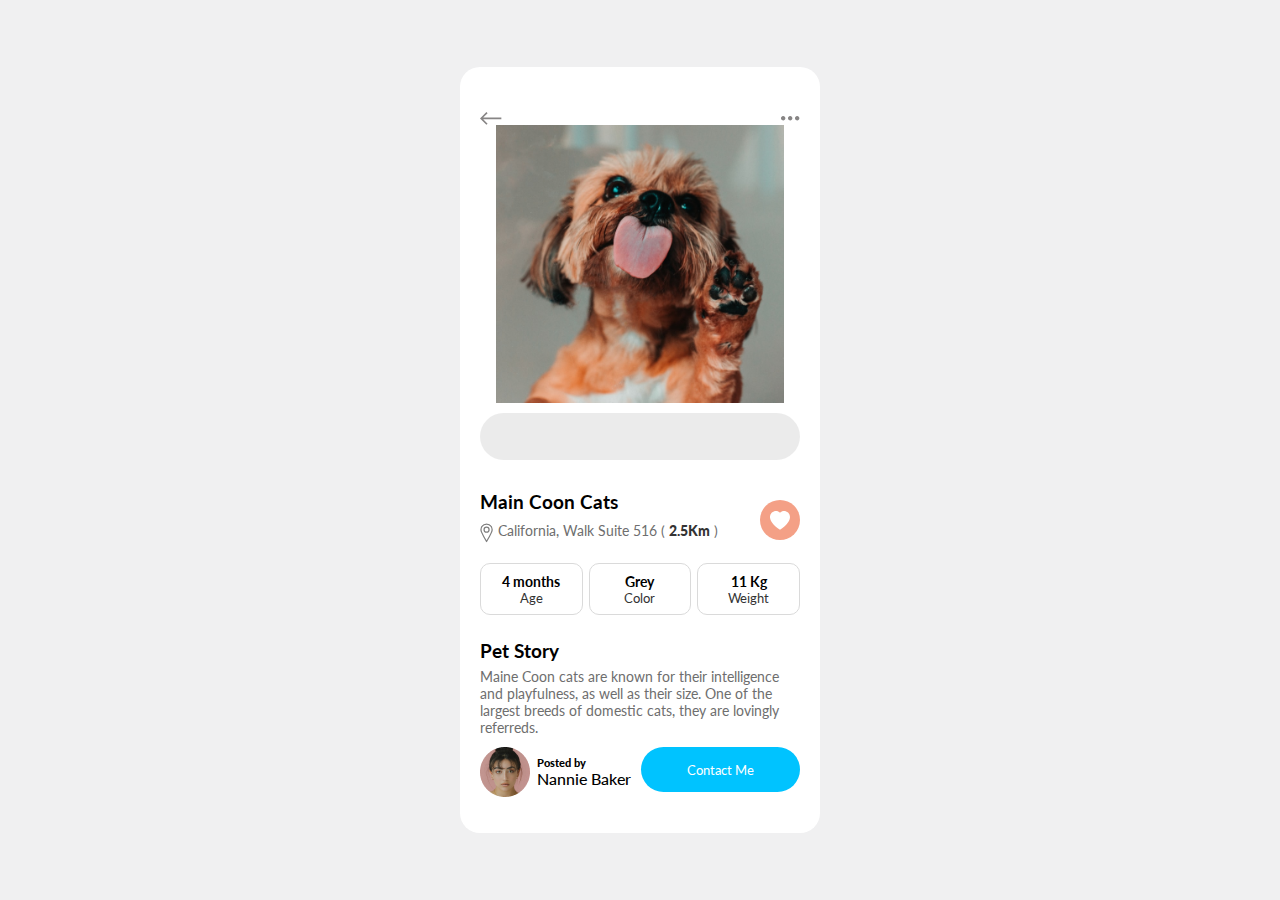
<file: index.html>
<!DOCTYPE html>
<html lang="en">
  <head>
    <meta charset="UTF-8" />
    <meta name="viewport" content="width=device-width, initial-scale=1.0" />
    <link rel="stylesheet" href="style.css" />
    <link
      href="https://fonts.googleapis.com/css2?family=Lato:wght@300;400;700&display=swap"
      rel="stylesheet"
    />
    <title>Dog Card</title>
  </head>
  <body>
    <main>
      <section class="container">
        <div class="card">
          <div class="top-navs">
            <img src="Vector.svg" alt="back-arrow" />
            <img src="3dots.svg" alt="3dots" />
          </div>
          <div class="top-image">
            <img src="Rectangle 73.png" alt="dog" />
          </div>
          <section class="description">
            <img src="Rectangle 5.svg" alt="draw-down-image" />
            <article class="top-article">
              <div class="desc-text1">
                <h3>Main Coon Cats</h3>
                <div class="small-text">
                  <img src="location.svg" alt="" />
                  <p>California, Walk Suite 516 ( <span>2.5Km</span> )</p>
                </div>
              </div>
              <div class="desc-icon-1">
                <img src="love.svg" alt="" />
              </div>
            </article>
          </section>
          <section class="second-sect">
            <div>
              <h4>4 months</h4>
              <p>Age</p>
            </div>
            <div>
              <h4>Grey</h4>
              <p>Color</p>
            </div>
            <div>
              <h4>11 Kg</h4>
              <p>Weight</p>
            </div>
          </section>
          <section class="third-sect">
            <div class="pet-text">
              <h3>Pet Story</h3>
              <p>
                Maine Coon cats are known for their intelligence and
                playfulness, as well as their size. One of the largest breeds of
                domestic cats, they are lovingly referreds.
              </p>
            </div>
          </section>
          <section class="fourth-sect">
            <img src="portrait.png" alt="portrait" />
            <div>
              <p>Posted by</p>
              <p>Nannie Baker</p>
            </div>
            <button>
              Contact Me
            </button>
          </section>
        </div>
      </section>
    </main>
  </body>
</html>
</file>
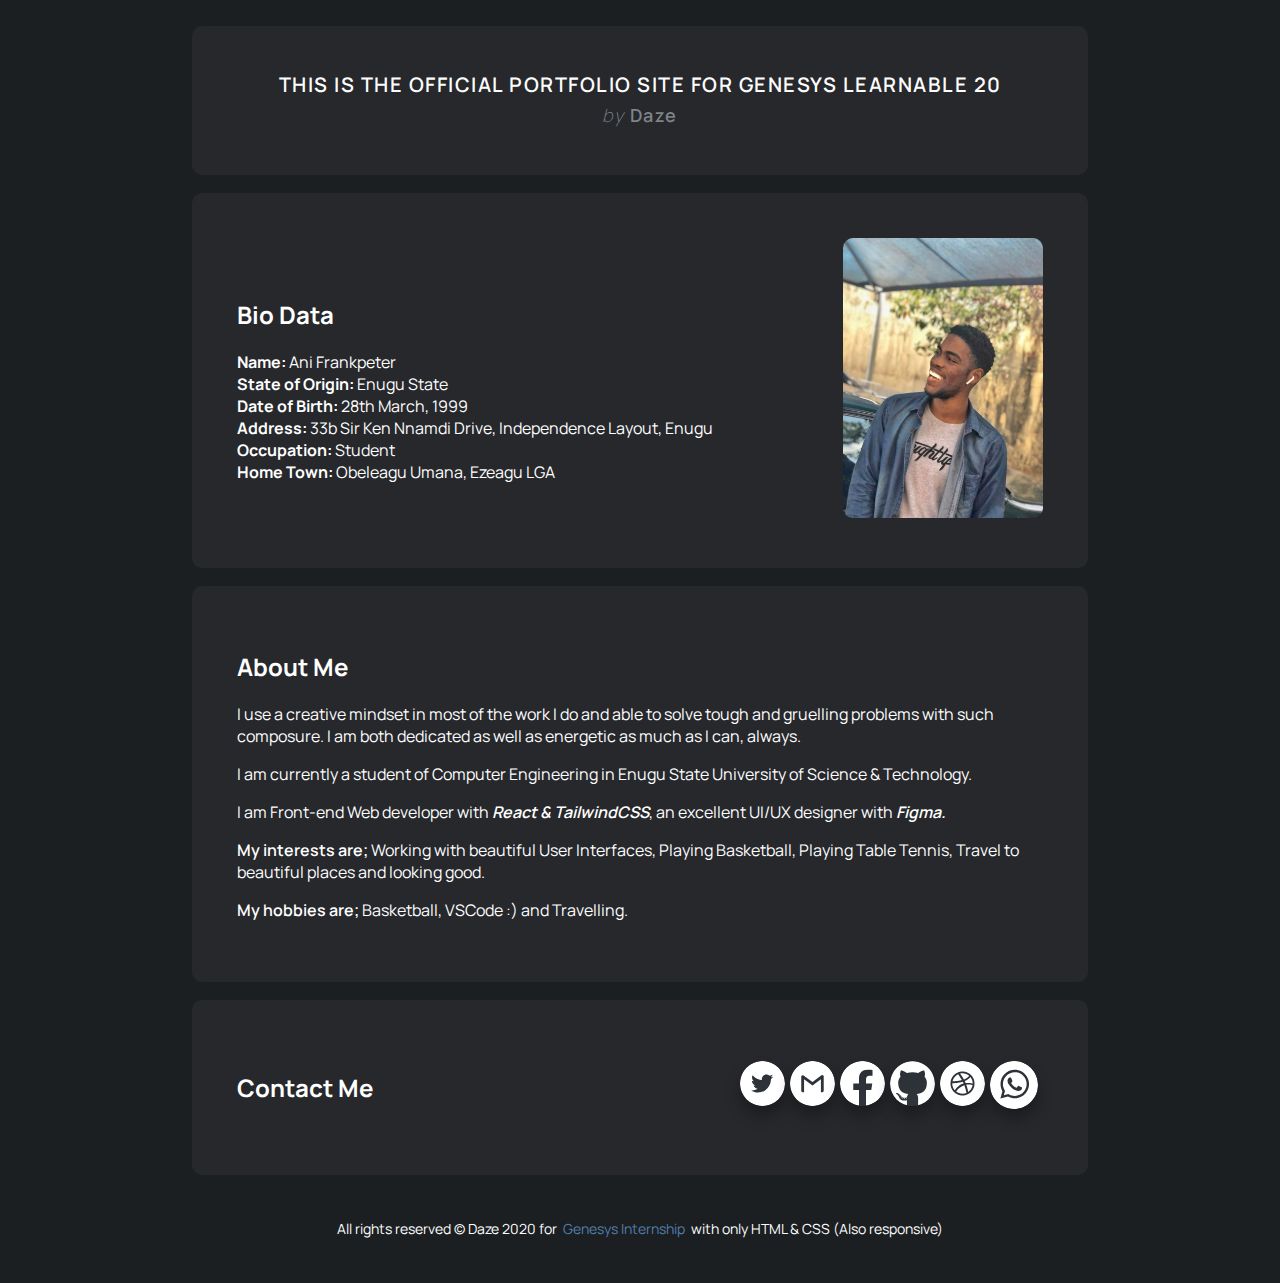
<file: Portfolio/index.html>
<!DOCTYPE html>
<html lang="en">
<head>
    <meta charset="UTF-8">
    <meta name="viewport" content="width=device-width, initial-scale=1.0">
    <link rel="stylesheet" href="style.css">
    <title>Personal Profile Page</title>
</head>
<body>
    <header>
        <div class="headerDiv1">This is the official Portfolio site for Genesys Learnable 20</div>
        <div class="headerDiv2">By <span>Daze</span></div>
    </header>
    
    <main>
        <section>
            <div>
                <h2>Bio Data</h2>
                <div><strong>Name: </strong>Ani Frankpeter</div>
                <div><strong>State of Origin: </strong>Enugu State</div>
                <div><strong>Date of Birth: </strong>28th March, 1999</div>
                <div><strong>Address: </strong>33b Sir Ken Nnamdi Drive, Independence Layout, Enugu</div>
                <div><strong>Occupation: </strong>Student</div>
                <div><strong>Home Town: </strong>Obeleagu Umana, Ezeagu LGA</div>

            </div>
            <div>
                <img width="200" height="280" src="portrait.png" alt="dazeSlackPic">
            </div>
        </section>

        <section>
            <div>
                <h2>About Me</h2>
                <div><p>I use a creative mindset in most of the work I do and able to solve tough and gruelling problems with such composure. I am both dedicated as well as energetic as much as I can, always.</p>
                <p>I am currently a student of Computer Engineering in Enugu State University of Science & Technology.
                <p> I am Front-end Web developer with <span class="myIdea">React & TailwindCSS</span>, an excellent UI/UX designer with <span  class="myIdea">Figma.
                </div>
                <div><p><span  class="myIdeas">My interests are;</span> Working with beautiful User Interfaces, Playing Basketball, Playing Table Tennis, Travel to beautiful places and looking good.</p>
                    <p><span  class="myIdeas">My hobbies are;</span> Basketball, VSCode :) and Travelling.   </p>
                </div>
            </div>
        </section>
        <section>
            <h2>Contact Me</h2>
                <ul>
                    <li><a href="https://twitter.com/dazeCodes"><svg width="45" height="45" viewBox="0 0 48 48" fill="none" xmlns="http://www.w3.org/2000/svg">
                        <path fill-rule="evenodd" clip-rule="evenodd" d="M24 0C10.7452 0 0 10.7452 0 24C0 37.2548 10.7452 48 24 48C37.2548 48 48 37.2548 48 24C48 10.7452 37.2548 0 24 0ZM23.3316 20.338L23.2812 19.5075C23.1301 17.3551 24.4563 15.3891 26.5548 14.6265C27.327 14.3553 28.6364 14.3214 29.4926 14.5587C29.8283 14.6604 30.4663 14.9993 30.9195 15.3044L31.7421 15.8637L32.6486 15.5756C33.1523 15.423 33.8238 15.1688 34.1259 14.9993C34.4113 14.8468 34.6631 14.762 34.6631 14.8129C34.6631 15.101 34.042 16.084 33.5216 16.6263C32.8165 17.389 33.018 17.4568 34.4449 16.9483C35.3011 16.6602 35.3178 16.6602 35.15 16.9822C35.0492 17.1517 34.5288 17.7449 33.9748 18.2872C33.0347 19.2194 32.9844 19.3211 32.9844 20.1007C32.9844 21.304 32.4136 23.8123 31.8428 25.1851C30.7852 27.7612 28.5189 30.422 26.2526 31.7609C23.063 33.6422 18.8157 34.1167 15.24 33.0151C14.0481 32.6422 12 31.6931 12 31.5237C12 31.4728 12.6211 31.405 13.3766 31.3881C14.9546 31.3542 16.5326 30.9135 17.8756 30.1339L18.7822 29.5916L17.7413 29.2357C16.264 28.7272 14.9378 27.5578 14.6021 26.4562C14.5013 26.1003 14.5349 26.0833 15.475 26.0833L16.4487 26.0664L15.6261 25.6766C14.6524 25.1851 13.7627 24.3546 13.3262 23.5072C13.0072 22.8971 12.6044 21.3548 12.7219 21.2362C12.7554 21.1854 13.108 21.287 13.5109 21.4226C14.6692 21.8463 14.8203 21.7446 14.1488 21.0328C12.8897 19.7448 12.5036 17.8296 13.108 16.0162L13.3934 15.2027L14.5013 16.3043C16.7677 18.5245 19.4369 19.8465 22.4922 20.2363L23.3316 20.338Z" fill="white"/>
                        </svg></a></li>
                    <li><a href="mailto:frankpeterani@gmail.com"><svg width="45" height="45" viewBox="0 0 48 48" fill="none" xmlns="http://www.w3.org/2000/svg">
                        <path fill-rule="evenodd" clip-rule="evenodd" d="M24 0C10.7452 0 0 10.7452 0 24C0 37.2548 10.7452 48 24 48C37.2548 48 48 37.2548 48 24C48 10.7452 37.2548 0 24 0ZM23.9639 26.0193L14.9987 19.5115V33.23H13.5009C12.6664 33.23 12.0031 32.5667 12.0031 31.7322V16.562C12.0031 16.4985 12.007 16.4389 12.0144 16.3831C12.0416 16.1451 12.1284 15.9122 12.2813 15.7061C12.7734 15.0428 13.7363 14.893 14.421 15.3851L23.9853 22.3391L33.6138 15.2996C34.2771 14.8074 35.2186 14.9572 35.7107 15.6419C35.9723 15.9945 36.0525 16.4256 35.9674 16.8261V31.7536C35.9674 32.5667 35.3041 33.23 34.4697 33.23H32.9719V19.4788L23.9639 26.0193Z" fill="white"/>
                        </svg></a></li>
                    <li><a href="https://facebook.com/"><svg width="45" height="45" viewBox="0 0 48 48" fill="none" xmlns="http://www.w3.org/2000/svg">
                        <path d="M48 24C48 10.7438 37.2562 0 24 0C10.7438 0 0 10.7438 0 24C0 35.9813 8.775 45.9094 20.25 47.7094V30.9375H14.1562V24H20.25V18.7125C20.25 12.6984 23.8313 9.375 29.3156 9.375C31.9406 9.375 34.6875 9.84375 34.6875 9.84375V15.75H31.6594C28.6781 15.75 27.75 17.6016 27.75 19.5V24H34.4062L33.3422 30.9375H27.75V47.7094C39.225 45.9094 48 35.9813 48 24Z" fill="white"/>
                        </svg></a></li>
                    <li><a href="https://github.com/frankly-frankie"><svg width="45" height="45" viewBox="0 0 48 48" fill="none" xmlns="http://www.w3.org/2000/svg">
                        <path d="M24.0432 0.179932C10.8147 0.179932 0.0876465 11.0878 0.0876465 24.5445C0.0876465 35.3096 6.95165 44.4426 16.4699 47.6643C17.6672 47.8899 18.1067 47.1358 18.1067 46.4922C18.1067 45.9112 18.0845 43.9919 18.0742 41.956C11.4097 43.4299 10.0034 39.0812 10.0034 39.0812C8.9137 36.265 7.34358 35.5161 7.34358 35.5161C5.17009 34.0039 7.50742 34.035 7.50742 34.035C9.91297 34.2065 11.1796 36.5458 11.1796 36.5458C13.3162 40.2707 16.7837 39.1938 18.1507 38.5712C18.3657 36.9969 18.9866 35.9212 19.6716 35.3132C14.3508 34.6971 8.7574 32.6079 8.7574 23.2719C8.7574 20.6118 9.6932 18.4383 11.2256 16.732C10.9769 16.1179 10.1569 13.6402 11.4577 10.2841C11.4577 10.2841 13.4693 9.62928 18.0472 12.7816C19.9581 12.2418 22.0074 11.971 24.0432 11.9618C26.0791 11.971 28.13 12.2418 30.0444 12.7816C34.6167 9.62928 36.6256 10.2841 36.6256 10.2841C37.9295 13.6402 37.1091 16.1179 36.8604 16.732C38.3964 18.4383 39.3259 20.6118 39.3259 23.2719C39.3259 32.6301 33.7218 34.6906 28.3874 35.2938C29.2467 36.0499 30.0123 37.5327 30.0123 39.8059C30.0123 43.0655 29.9845 45.6893 29.9845 46.4922C29.9845 47.1406 30.4157 47.9003 31.63 47.6611C41.1431 44.4357 47.9984 35.3059 47.9984 24.5445C47.9984 11.0878 37.273 0.179932 24.0432 0.179932Z" fill="white"/>
                        <path d="M9.16085 35.1623C9.10809 35.2838 8.92085 35.3197 8.75027 35.2366C8.57652 35.1571 8.47893 34.9921 8.53526 34.8706C8.58683 34.746 8.77447 34.7117 8.94782 34.7944C9.12197 34.8743 9.22115 35.0409 9.16085 35.1623Z" fill="white"/>
                        <path d="M10.131 36.263C10.0168 36.3707 9.79346 36.3207 9.64192 36.1504C9.48523 35.9806 9.45587 35.7534 9.57171 35.6441C9.68953 35.5363 9.90612 35.5868 10.0632 35.7566C10.2199 35.9285 10.2505 36.1541 10.131 36.263Z" fill="white"/>
                        <path d="M11.0757 37.6662C10.929 37.7699 10.689 37.6726 10.5406 37.456C10.3938 37.2393 10.3938 36.9795 10.5438 36.8754C10.6925 36.7713 10.929 36.8649 11.0793 37.0799C11.2257 37.2998 11.2257 37.5601 11.0757 37.6662Z" fill="white"/>
                        <path d="M12.3698 39.0219C12.2385 39.1692 11.9588 39.1297 11.7541 38.9287C11.5446 38.7322 11.4863 38.4534 11.618 38.3062C11.7509 38.1585 12.0322 38.2001 12.2385 38.3994C12.4463 38.5955 12.5098 38.8763 12.3698 39.0219Z" fill="white"/>
                        <path d="M14.1549 39.8091C14.097 40 13.8276 40.0867 13.5563 40.0056C13.2853 39.9221 13.108 39.6986 13.1628 39.5057C13.2191 39.3137 13.4896 39.2233 13.763 39.31C14.0335 39.3932 14.2112 39.6151 14.1549 39.8091Z" fill="white"/>
                        <path d="M16.1154 39.9551C16.1221 40.156 15.892 40.3227 15.6072 40.3259C15.3208 40.3327 15.0891 40.1701 15.0859 39.9724C15.0859 39.7695 15.3109 39.6045 15.5973 39.5996C15.8821 39.594 16.1154 39.7554 16.1154 39.9551Z" fill="white"/>
                        <path d="M17.9396 39.6392C17.9737 39.8353 17.7757 40.0366 17.4929 40.0899C17.2148 40.1419 16.9574 40.0209 16.9221 39.8264C16.8876 39.6255 17.0891 39.4241 17.3668 39.3721C17.65 39.3221 17.9035 39.4399 17.9396 39.6392Z" fill="white"/>
                        </svg></li>
                    <li><a href="https://dribbble.com/dazeCodes"><svg width="45" height="45" viewBox="0 0 48 48" fill="none" xmlns="http://www.w3.org/2000/svg">
                        <path fill-rule="evenodd" clip-rule="evenodd" d="M24 0C10.7452 0 0 10.7452 0 24C0 37.2548 10.7452 48 24 48C37.2548 48 48 37.2548 48 24C48 10.7452 37.2548 0 24 0ZM36.5388 21.4089C36.7119 22.2497 36.8 23.116 36.8 23.9823C36.8 24.8479 36.7119 25.7123 36.5388 26.555C36.37 27.3776 36.12 28.1852 35.7925 28.9572C35.4725 29.7156 35.0756 30.4464 34.6118 31.1279C34.1549 31.8052 33.6286 32.4405 33.0505 33.0197C32.4711 33.5964 31.8335 34.1212 31.1566 34.58C30.4729 35.0406 29.741 35.4369 28.9822 35.7584C28.209 36.0842 27.3995 36.3338 26.5776 36.5023C25.7339 36.6759 24.8663 36.7645 23.9994 36.7645C23.1319 36.7645 22.2643 36.6759 21.4218 36.5023C20.5987 36.3338 19.7892 36.0842 19.0167 35.7584C18.2579 35.4369 17.5253 35.0406 16.8416 34.58C16.1647 34.1213 15.5271 33.5964 14.949 33.0197C14.3702 32.4405 13.8439 31.8052 13.3864 31.1279C12.9251 30.4464 12.5276 29.7155 12.2063 28.9572C11.8788 28.1852 11.6282 27.3775 11.4588 26.555C11.2875 25.7123 11.2 24.8479 11.2 23.9823C11.2 23.116 11.2875 22.2497 11.4588 21.4089C11.6282 20.5863 11.8788 19.7774 12.2064 19.0066C12.5276 18.2477 12.9252 17.5163 13.3864 16.8347C13.844 16.1569 14.3703 15.5227 14.949 14.9429C15.5272 14.3662 16.1647 13.8426 16.8416 13.3845C17.5254 12.922 18.258 12.5257 19.0167 12.2036C19.7893 11.8771 20.5987 11.6269 21.4219 11.4596C22.2644 11.2874 23.1319 11.2 23.9995 11.2C24.8664 11.2 25.7339 11.2874 26.5777 11.4596C27.3996 11.6269 28.209 11.8772 28.9822 12.2036C29.741 12.5256 30.4729 12.922 31.1567 13.3845C31.8336 13.8426 32.4712 14.3662 33.0505 14.9429C33.6287 15.5227 34.155 16.1569 34.6119 16.8347C35.0756 17.5163 35.4725 18.2478 35.7925 19.0066C36.12 19.7774 36.37 20.5863 36.5388 21.4089Z" fill="white"/>
                        <path fill-rule="evenodd" clip-rule="evenodd" d="M31.2175 15.7914L31.2185 15.7899C29.294 14.0954 26.767 13.0675 23.9993 13.0675C23.1112 13.0675 22.2492 13.1749 21.4236 13.3733L21.4413 13.3971C21.7002 13.7433 23.692 16.4073 25.51 19.7407C29.6009 18.2092 31.1659 15.8685 31.2175 15.7914ZM32.4405 17.0491C32.3979 17.1098 30.6396 19.6184 26.3514 21.3672C26.6051 21.8877 26.8508 22.4175 27.0776 22.95C27.1583 23.141 27.237 23.3282 27.3139 23.5154C30.9972 23.0526 34.6269 23.8075 34.9139 23.8672L34.9268 23.8699C34.9018 21.2823 33.9749 18.9074 32.4411 17.0482L32.4405 17.0491ZM27.9801 25.238C29.414 29.1726 29.9965 32.3769 30.1078 33.0347C32.5623 31.3808 34.3055 28.7544 34.7917 25.7123C34.5667 25.6399 31.5085 24.6731 27.9801 25.238ZM25.9319 25.7436C27.4701 29.7355 28.1051 33.0784 28.267 34.0321C26.9551 34.5893 25.5131 34.8971 23.9993 34.8971C21.4642 34.8971 19.1366 34.0277 17.2808 32.5866C17.3036 32.5372 19.4098 28.0125 25.8594 25.7673C25.8746 25.7618 25.8899 25.7569 25.9054 25.7521L25.9319 25.7436ZM24.2999 22.08C24.6131 22.6929 24.9125 23.3145 25.1869 23.9349C25.0431 23.9761 24.8981 24.0185 24.7556 24.066C18.8566 25.9708 15.8651 31.2703 15.8689 31.2759C14.1275 29.3429 13.0681 26.7865 13.0681 23.9823C13.0681 23.9014 13.0708 23.8222 13.0735 23.7424C13.0747 23.7065 13.0759 23.6705 13.0769 23.6341C13.2706 23.6415 18.6716 23.7626 24.2999 22.08ZM23.3943 20.3991C21.5023 17.0425 19.481 14.3033 19.3353 14.1091C16.287 15.5466 14.0119 18.3514 13.3025 21.7317L13.313 21.7318C13.6866 21.7352 18.2011 21.777 23.3943 20.3991Z" fill="white"/>
                        </svg></a></li>
                  <li><a href="https://api.whatsapp.com/send?phone=+2348174139617"><svg width="48" height="48" viewBox="0 0 48 48" fill="none" xmlns="http://www.w3.org/2000/svg">
                    <path fill-rule="evenodd" clip-rule="evenodd" d="M0 24C0 37.2548 10.7452 48 24 48C37.2548 48 48 37.2548 48 24C48 10.7452 37.2548 0 24 0C10.7452 0 0 10.7452 0 24ZM39.0621 23.0815C39.059 30.9483 32.6595 37.3493 24.7911 37.3525H24.7852C22.3967 37.3517 20.0498 36.7524 17.9653 35.6155L10.4 37.6L12.4246 30.2048C11.1757 28.0405 10.5186 25.5855 10.5196 23.0702C10.5228 15.2017 16.9248 8.8 24.7909 8.8C28.6086 8.80165 32.1918 10.2879 34.8862 12.9854C37.5806 15.6828 39.0637 19.2683 39.0621 23.0815Z" fill="white"/>
                    <path fill-rule="evenodd" clip-rule="evenodd" d="M13.8265 34.2096L18.3159 33.0319L18.749 33.289C20.5702 34.3697 22.6578 34.9415 24.7863 34.9424H24.7911C31.3288 34.9424 36.6499 29.6212 36.6525 23.0807C36.6538 19.9112 35.4211 16.9311 33.1817 14.689C30.9422 12.4469 27.964 11.2115 24.7957 11.2104C18.2529 11.2104 12.9318 16.5311 12.9292 23.0711C12.9283 25.3124 13.5554 27.4951 14.7427 29.3836L15.0248 29.8324L13.8265 34.2096ZM31.4924 26.1541C31.7411 26.2743 31.9091 26.3554 31.9808 26.4751C32.0699 26.6238 32.0699 27.3378 31.7729 28.1709C31.4756 29.0038 30.051 29.764 29.3659 29.8663C28.7516 29.9582 27.9741 29.9965 27.1199 29.725C26.602 29.5607 25.9379 29.3413 25.0871 28.9739C21.7442 27.5304 19.485 24.2904 19.058 23.678C19.0281 23.6351 19.0072 23.6051 18.9955 23.5896L18.9927 23.5857C18.804 23.3339 17.5395 21.6468 17.5395 19.9008C17.5395 18.2583 18.3463 17.3973 18.7177 17.001C18.7432 16.9739 18.7666 16.9489 18.7875 16.926C19.1144 16.569 19.5007 16.4798 19.7384 16.4798C19.9761 16.4798 20.2141 16.482 20.4219 16.4924C20.4475 16.4937 20.4742 16.4935 20.5017 16.4934C20.7095 16.4921 20.9686 16.4906 21.2242 17.1045C21.3225 17.3408 21.4663 17.691 21.6181 18.0603C21.9249 18.8074 22.2639 19.6328 22.3236 19.7522C22.4128 19.9307 22.4722 20.1389 22.3533 20.377C22.3355 20.4127 22.319 20.4464 22.3032 20.4785C22.2139 20.6608 22.1483 20.7949 21.9967 20.9718C21.9372 21.0414 21.8756 21.1164 21.814 21.1913C21.6913 21.3407 21.5687 21.4901 21.4619 21.5965C21.2833 21.7743 21.0975 21.9673 21.3055 22.3243C21.5135 22.6813 22.2292 23.8489 23.2892 24.7945C24.4288 25.8109 25.4192 26.2405 25.9212 26.4583C26.0192 26.5008 26.0986 26.5352 26.1569 26.5644C26.5133 26.7429 26.7213 26.7131 26.9294 26.4751C27.1374 26.2372 27.8208 25.4339 28.0584 25.0769C28.2961 24.7201 28.5339 24.7795 28.8607 24.8985C29.1877 25.0176 30.9408 25.8801 31.2974 26.0586C31.367 26.0935 31.4321 26.1249 31.4924 26.1541Z" fill="white"/>
                    </svg></a></li>
                </ul>
        </section>
        <!-- <section>
            <h2>Comments?</h2>
            <form>
                <input type="text" name="fullname" placeholder="Enter any name of your choice">
                <input type="email" name="email" placeholder="Enter your Email Address">
                <input type="textarea" name="comment" placeholder="Your Comment">
                <button>Send</button>  
            </form>
        </section> -->
    </main>

    <footer>
        All rights reserved &copy; Daze 2020 for <a href="https://start.ng">&nbsp; Genesys Internship &nbsp;</a> with only HTML & CSS (Also responsive)
    </footer>
</body>
</html>
</file>
<file: style.css>
* {
  margin: 0;
  padding: 0;
  box-sizing: content-box;
  /* border: 1px solid red; */
  font-family: "Lato", sans-serif;
}
main {
  width: 100vw;
  height: 100vh;
}
.container {
  width: 100%;
  height: 100vh;
  background: #f0f0f1;
  display: flex;
  justify-content: center;
  align-items: center;
}
.card {
  width: 360px;
  background: #ffffff;
  border-radius: 20px;
  height: auto;
  padding: 45px 0px;
  padding-bottom: 30px;
}
.top-navs {
  padding: 0 20px;
  display: flex;
  justify-content: space-between;
  align-items: center;
  border-radius: 20px 20px 0 0;
}
.top-image {
  display: flex;
  justify-content: center;
}
.top-image img {
  width: 80%;
}
.description {
  border-radius: 20px;
  padding: 0 20px;
  display: flex;
  flex-direction: column;
  justify-content: space-between;
}
.description img {
  opacity: 0.5;
  border-radius: 10px;
  margin-top: 10px;
}
.desc-text1 {
  margin-top: 30px;
  width: 100%;
}
.desc-text1 img,
.desc-text1 p {
  display: inline;
}
.desc-icon-1 {
  margin-top: 30px;
}
.desc-icon-1 img {
  box-shadow: ;
}
.small-text {
  font-size: 0.9em;
  display: flex;
  justify-content: flex-start;
  align-items: center;
}
.small-text p {
  margin-left: 5px;
  margin-top: 6px;
  color: #6e6e6e;
}
.small-text p span {
  color: #333333;
  font-weight: 900;
}
.top-article {
  display: flex;
  justify-content: center;
  align-items: center;
}
.second-sect {
  display: flex;
  justify-content: space-between;
  margin: 20px;
}
.second-sect div {
  border-radius: 10px;
  border: 1px solid #dadada;
  width: 31.5%;
  height: 50px;
  text-align: center;
  display: flex;
  flex-direction: column;
  justify-content: center;
}
.second-sect div h4 {
  font-size: 0.9em;
}
.second-sect div p {
  font-size: 0.8em;
  color: #333333;
}
.third-sect {
  padding: 5px 20px;
}
.third-sect h3 {
  margin-bottom: 6px;
}
.third-sect p {
  font-size: 0.9em;
  color: #6e6e6e;
}
.fourth-sect {
  padding: 6px 20px;
  display: flex;
  justify-content: space-between;
}
.fourth-sect button {
  flex-grow: 1;
  background-color: rgb(0, 195, 255);
  border-radius: 25px;
  border: none;
  height: 45px;
  color: #ffffff;
  margin-left: 10px;
}
.fourth-sect div {
  display: flex;
  flex-direction: column;
  justify-content: center;
  margin-left: 7px;
}
.fourth-sect div p:nth-child(1) {
  font-size: 0.7em;
  font-weight: 900;
}
.fourth-sect div p:nth-child(2) {
  font-size: 1em;
  font-weight: 500;
}
</file>
<file: Portfolio/style.css>
@import url('https://fonts.googleapis.com/css2?family=Manrope:wght@200;600;800&display=swap');
body{
    background-color: #1C1F22;
    color: white;
    margin: 2% 15% 0 15%;
    font-family: 'Manrope', sans-serif;
}
/* *{
    border: 0.5px solid blue;
} */
header{
    display: flex;
    flex-direction: column;
    align-items: center;
    background-color: #26282C;
    padding: 5%;
    border-radius: 10px;
    line-height: 30px;
}
.headerDiv1{
    font-size: 20px;
    color: #FDFDFD;
    font-weight: 600;
    letter-spacing: 1.5px;
    text-transform: uppercase;
}
.headerDiv2{
    font-size: 18px;
    color: #7F8489;
    font-weight: 100;
    letter-spacing: 1.5px;
    text-transform: lowercase;
    font-style: italic;
}
.headerDiv2 span{
    text-transform: capitalize;
    font-style: normal;
    font-weight: 600;
}
section{
    display: flex;
    flex-direction: row;
    justify-content: space-between;
    align-items: center;
    background-color: #26282C;
    padding: 5%;
    border-radius: 10px;
    margin-top: 2%;
}
h2{
    font-style: normal;
}
img{
    border-radius: 10px;
}
.about{
    display: flex;
    flex-direction: row;
}
.myIdea{
    font-style: italic;
    font-weight: 600;
}
.myIdeas{
    font-weight: 600;
}

ul{
   display: flex;
   list-style-type: none;
}
svg{
    margin-right: 5px;
    transition: 0.s;
    box-shadow: 0 10px 15px rgba(0,0,0,0.3);
    border-radius: 50%;
    background: linear-gradient(0deg, #2F353A, #2C3036);
}
ul li a svg:hover{
    width: 48px;
    height: 48px;
    transition: .2s;
}
form{
    display: flex;
    flex-direction: row;
}
input{
    width: 250px;
    height: 30px;
    border-radius: 5px;
    border: 1px solid #2F353A;
    background-color: #FDFDFD;
    padding-left: 1%;
    margin-right: 2%;
}
button{
    color: #FDFDFD;
    background-color: #26282C;
    border-radius: 10px;
    border: 1px solid #7F8489;
    width: 80px;
    cursor: pointer;
}
button:hover{
    background-color: #7F8489;
    border: 1px solid #1C1F22;
    color: #1C1F22;
    font-size: 14px;
    transition: 0.5s;

}
svg:hover{
    transform: rotate(360deg);
    transition: .2s;
}
footer{
    display: flex;
    align-items: center;
    justify-content: center;
    margin: 5% 0 5% 0;
    text-align: center;
    font-style: normal;
    font-size: 14px;
}
footer a{
    text-decoration: none;
    color: rgb(80, 126, 172);
}

@media only screen and (min-width: 270px) and (max-width: 680px){
    body{
        margin: 2% 5% 0 5%;
    }
    header{
        text-align: center;
    }
    .headerDiv1{
        font-size: 18px;
        letter-spacing: 1px;
    }
    .headerDiv2{
        font-size: 16px;
        letter-spacing: 1px;
    }
    section{
        flex-direction: column-reverse;
    }
    ul{
        margin-right: 25px;
    }
    form{
        flex-direction: column;

    }
    input{
        margin-bottom: 2%;
    }
    footer{
        flex-direction: column;
        }
}
</file>
